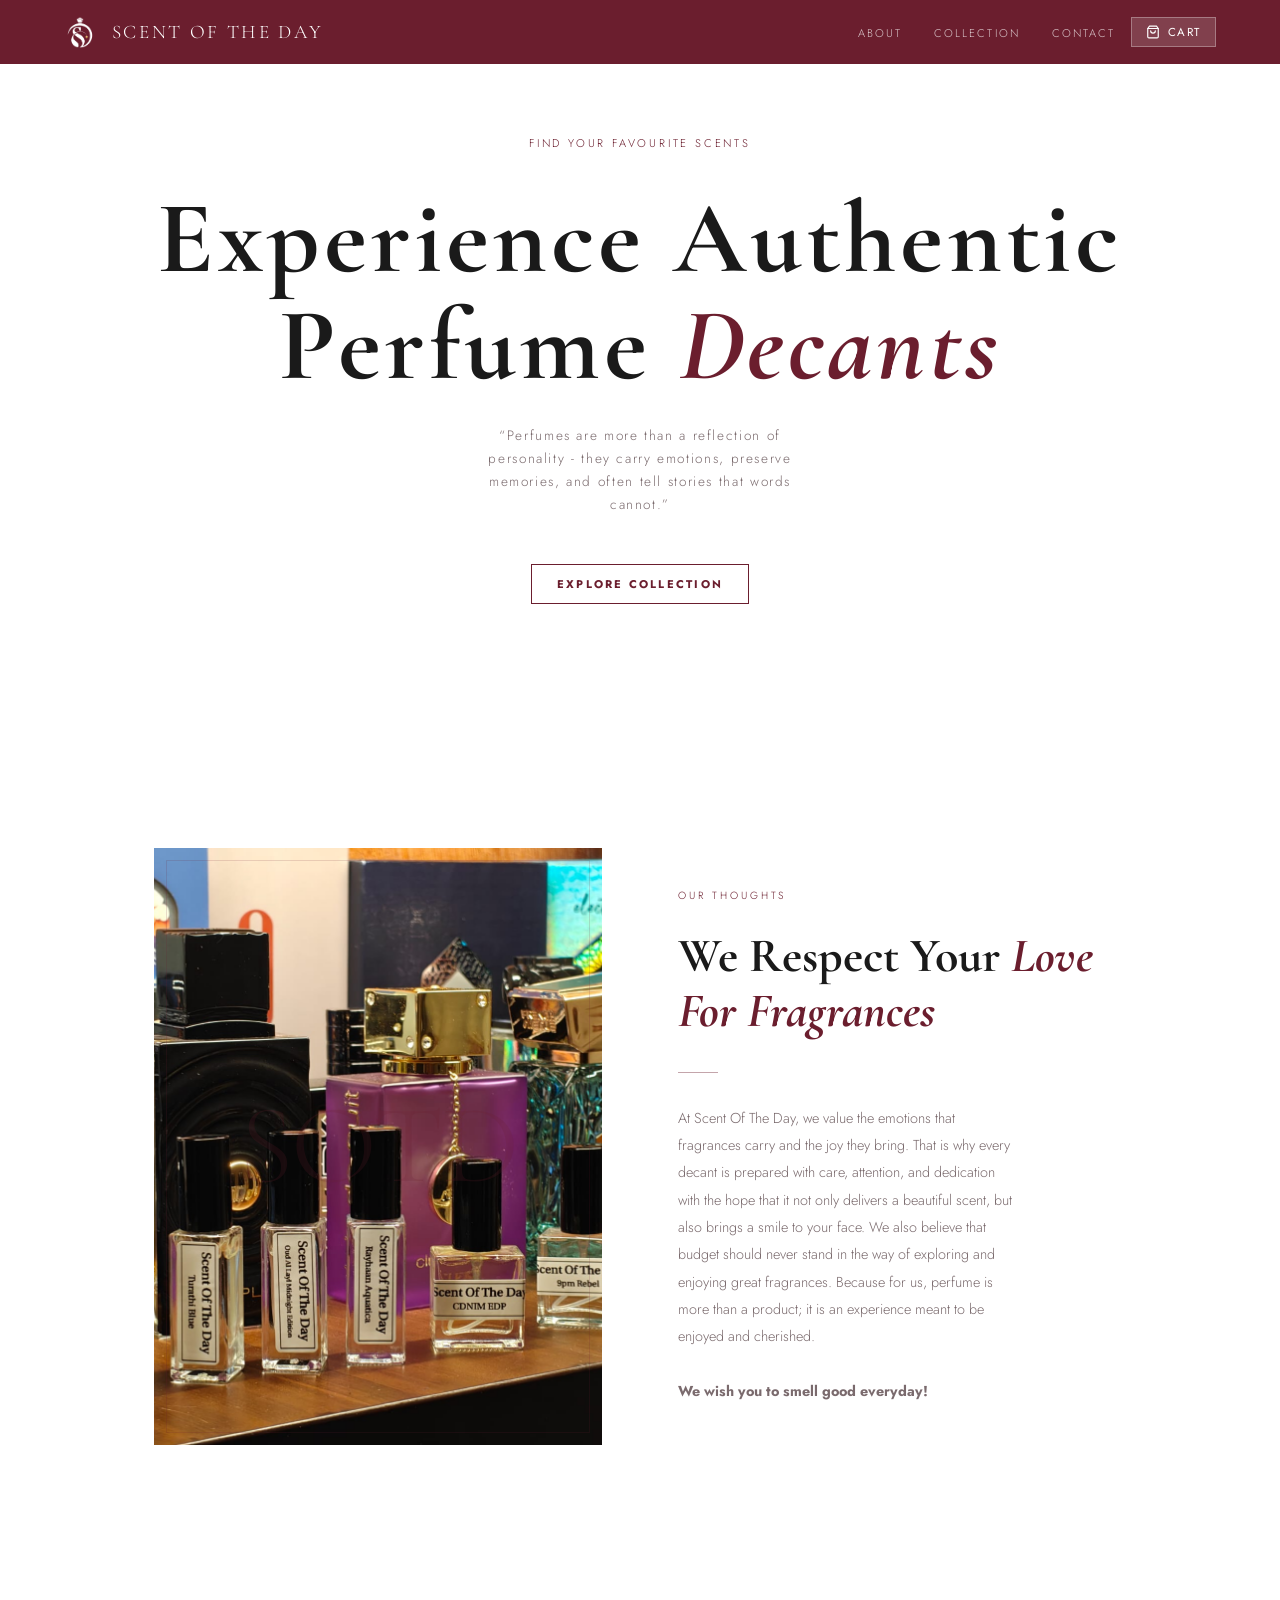
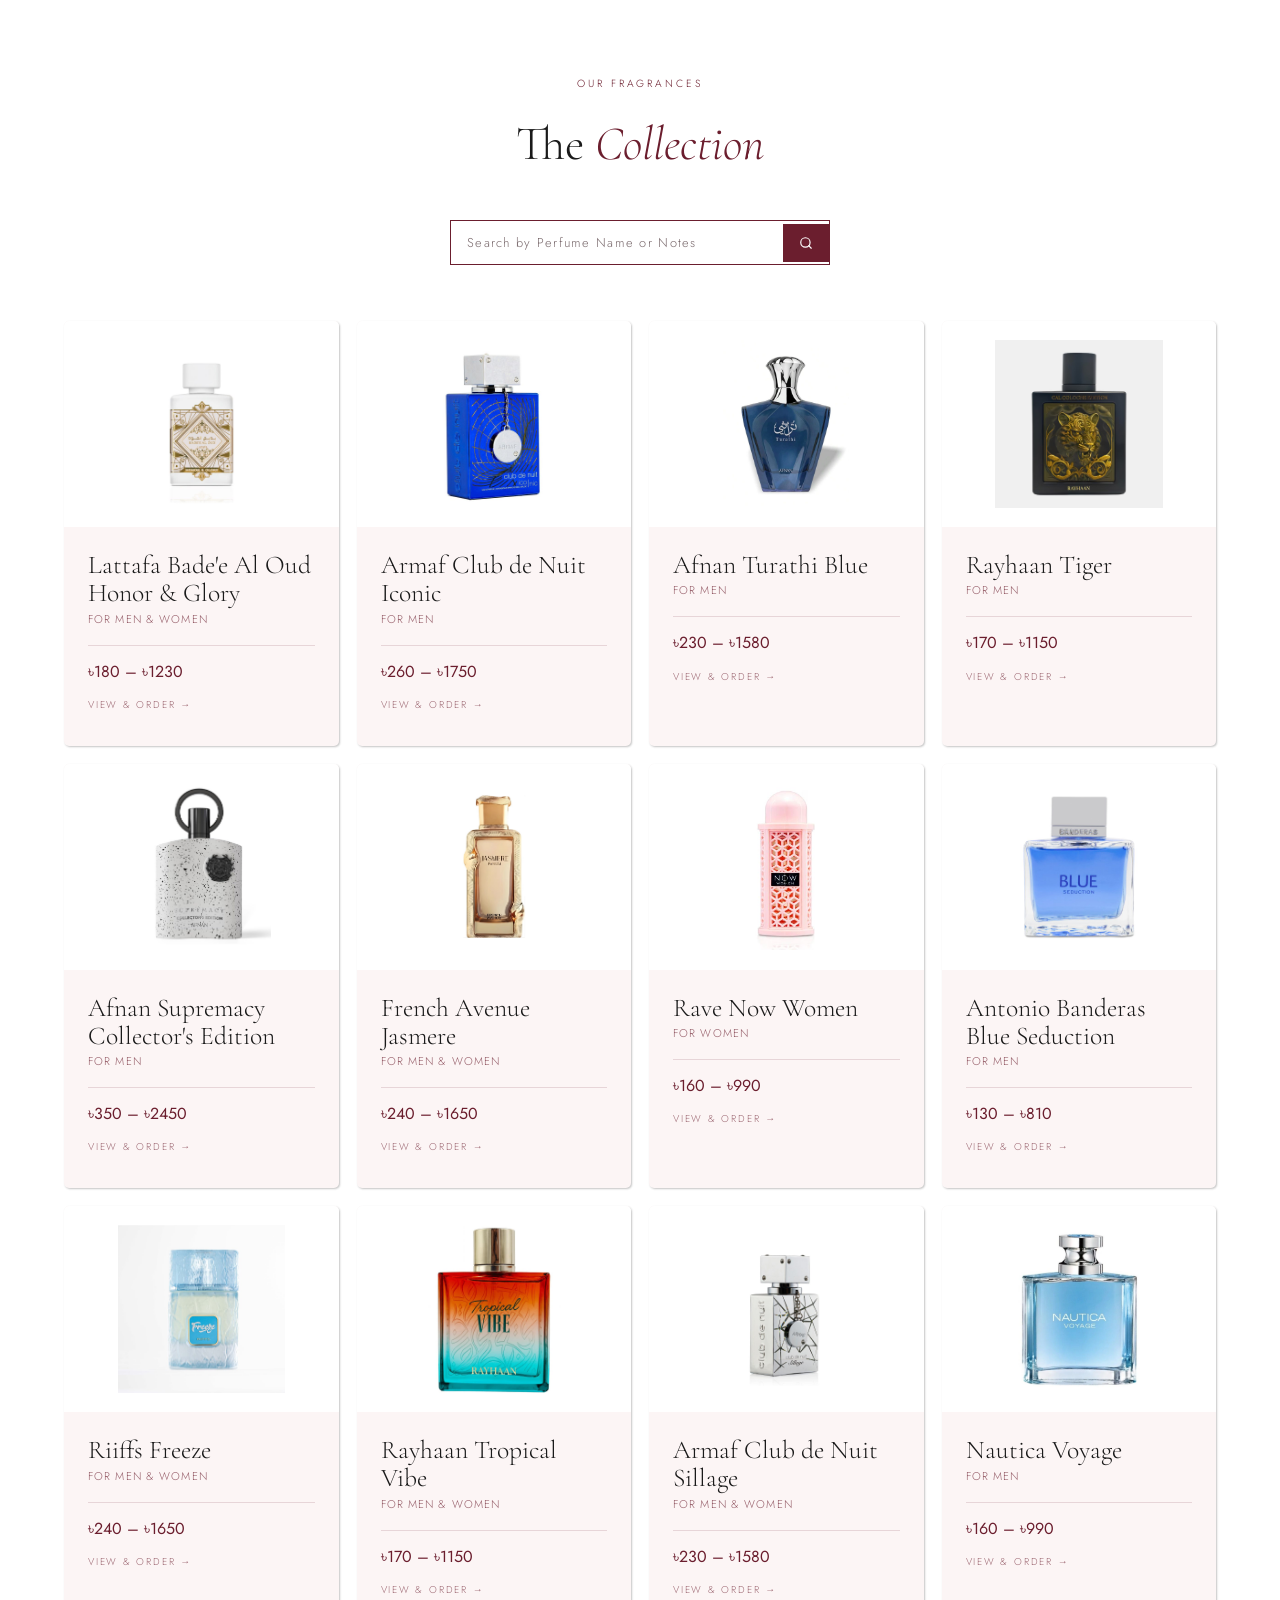
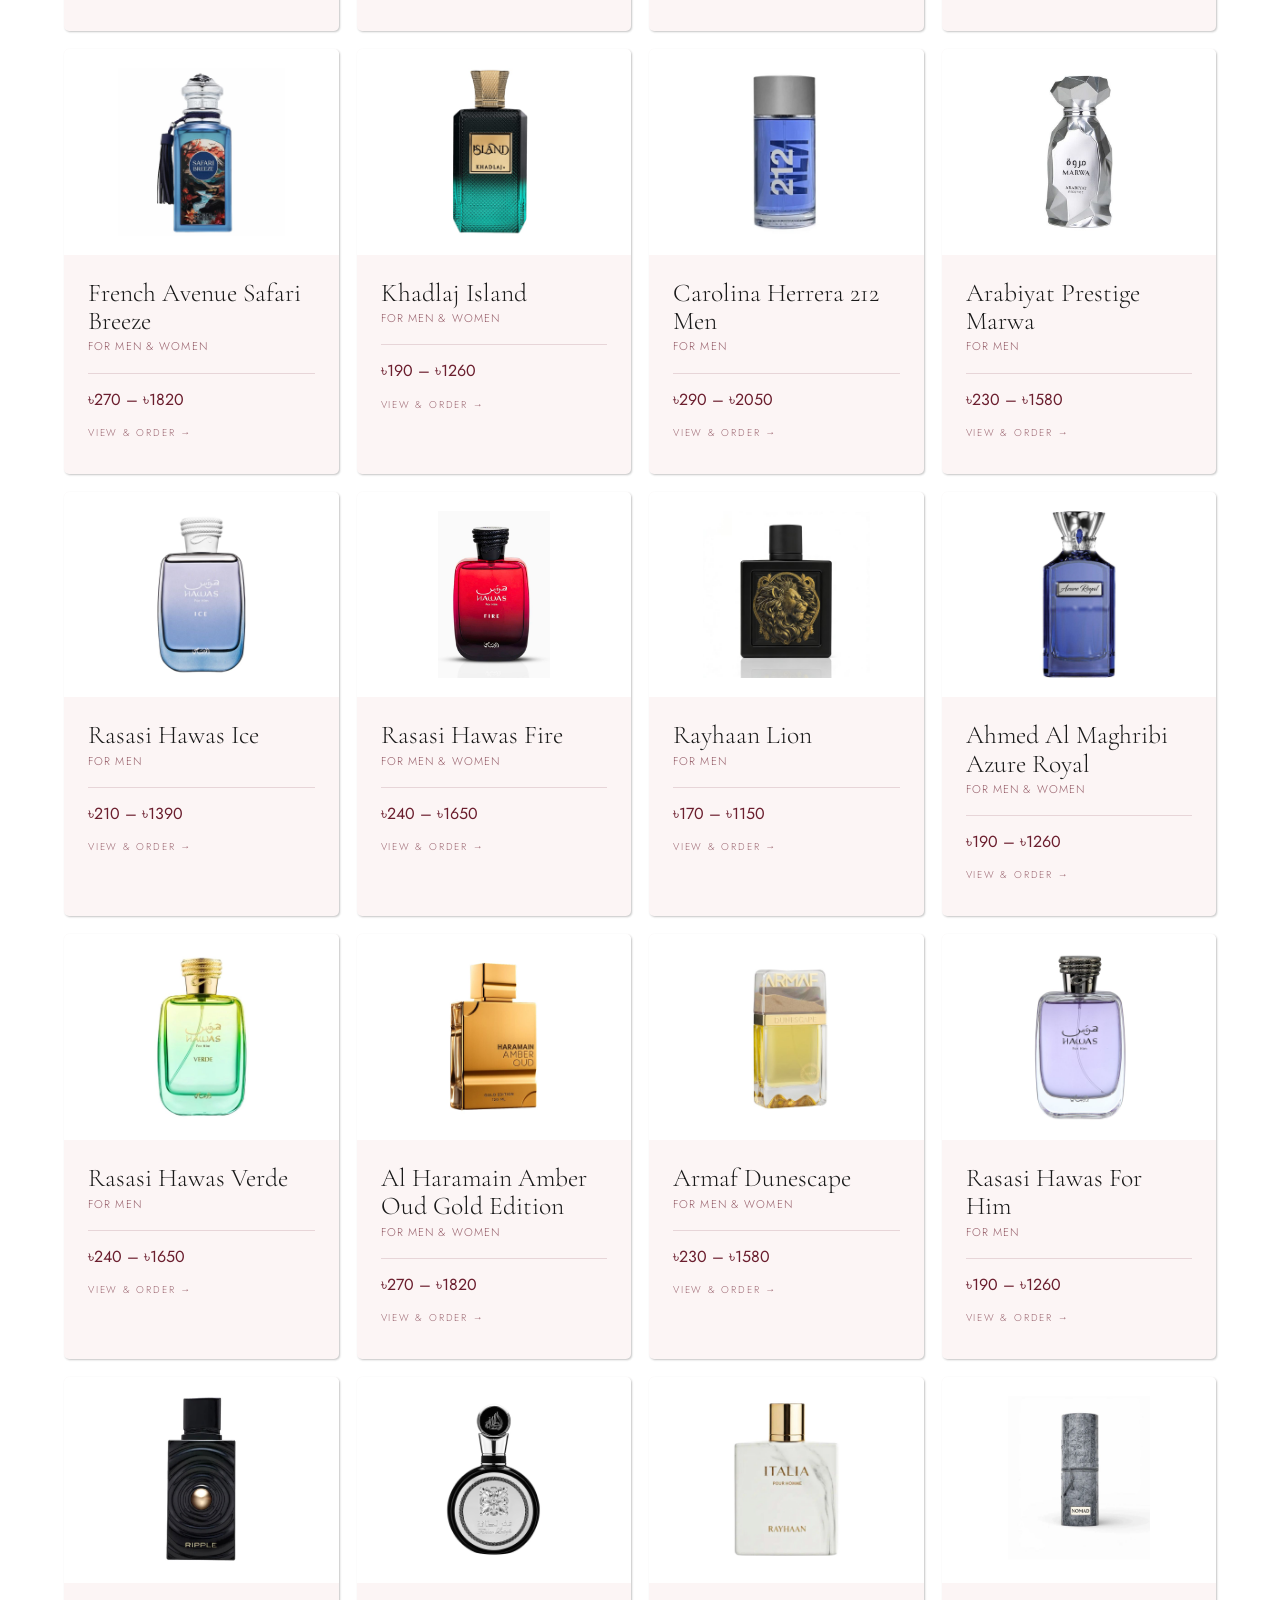
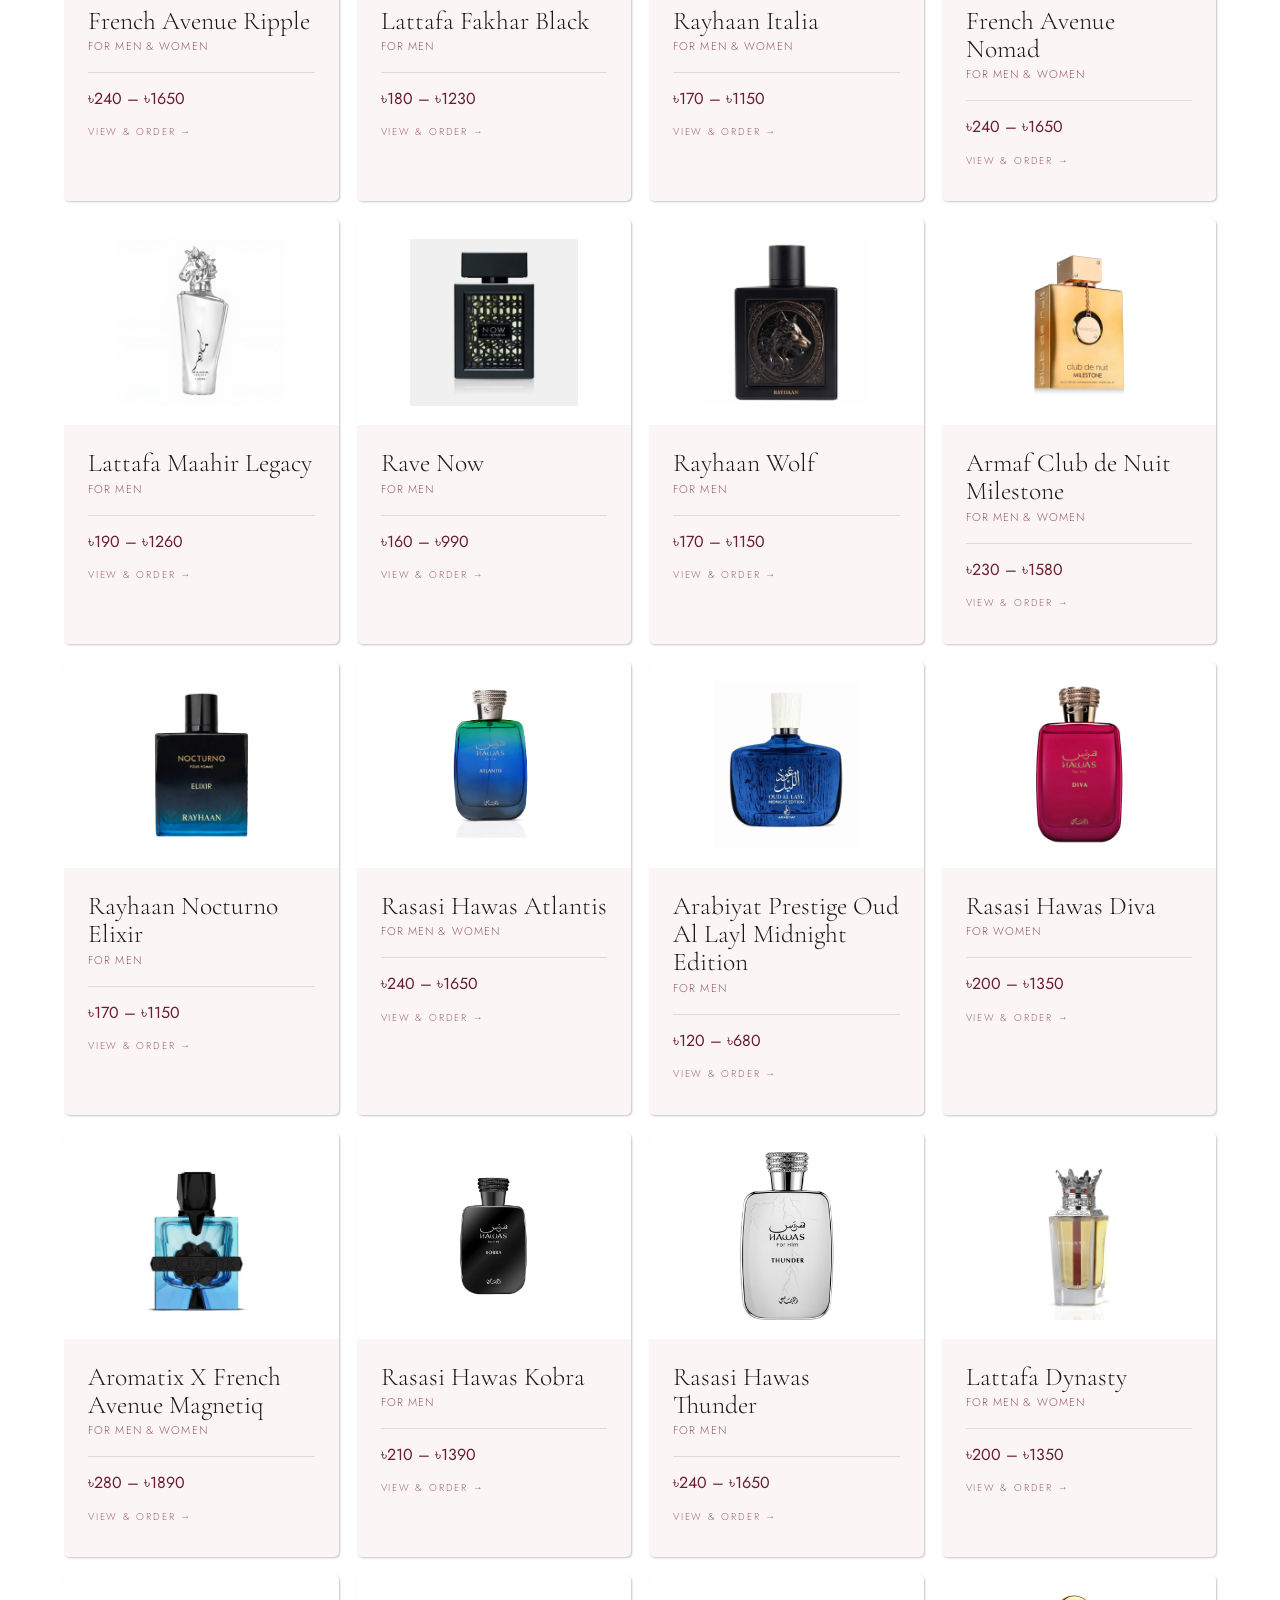
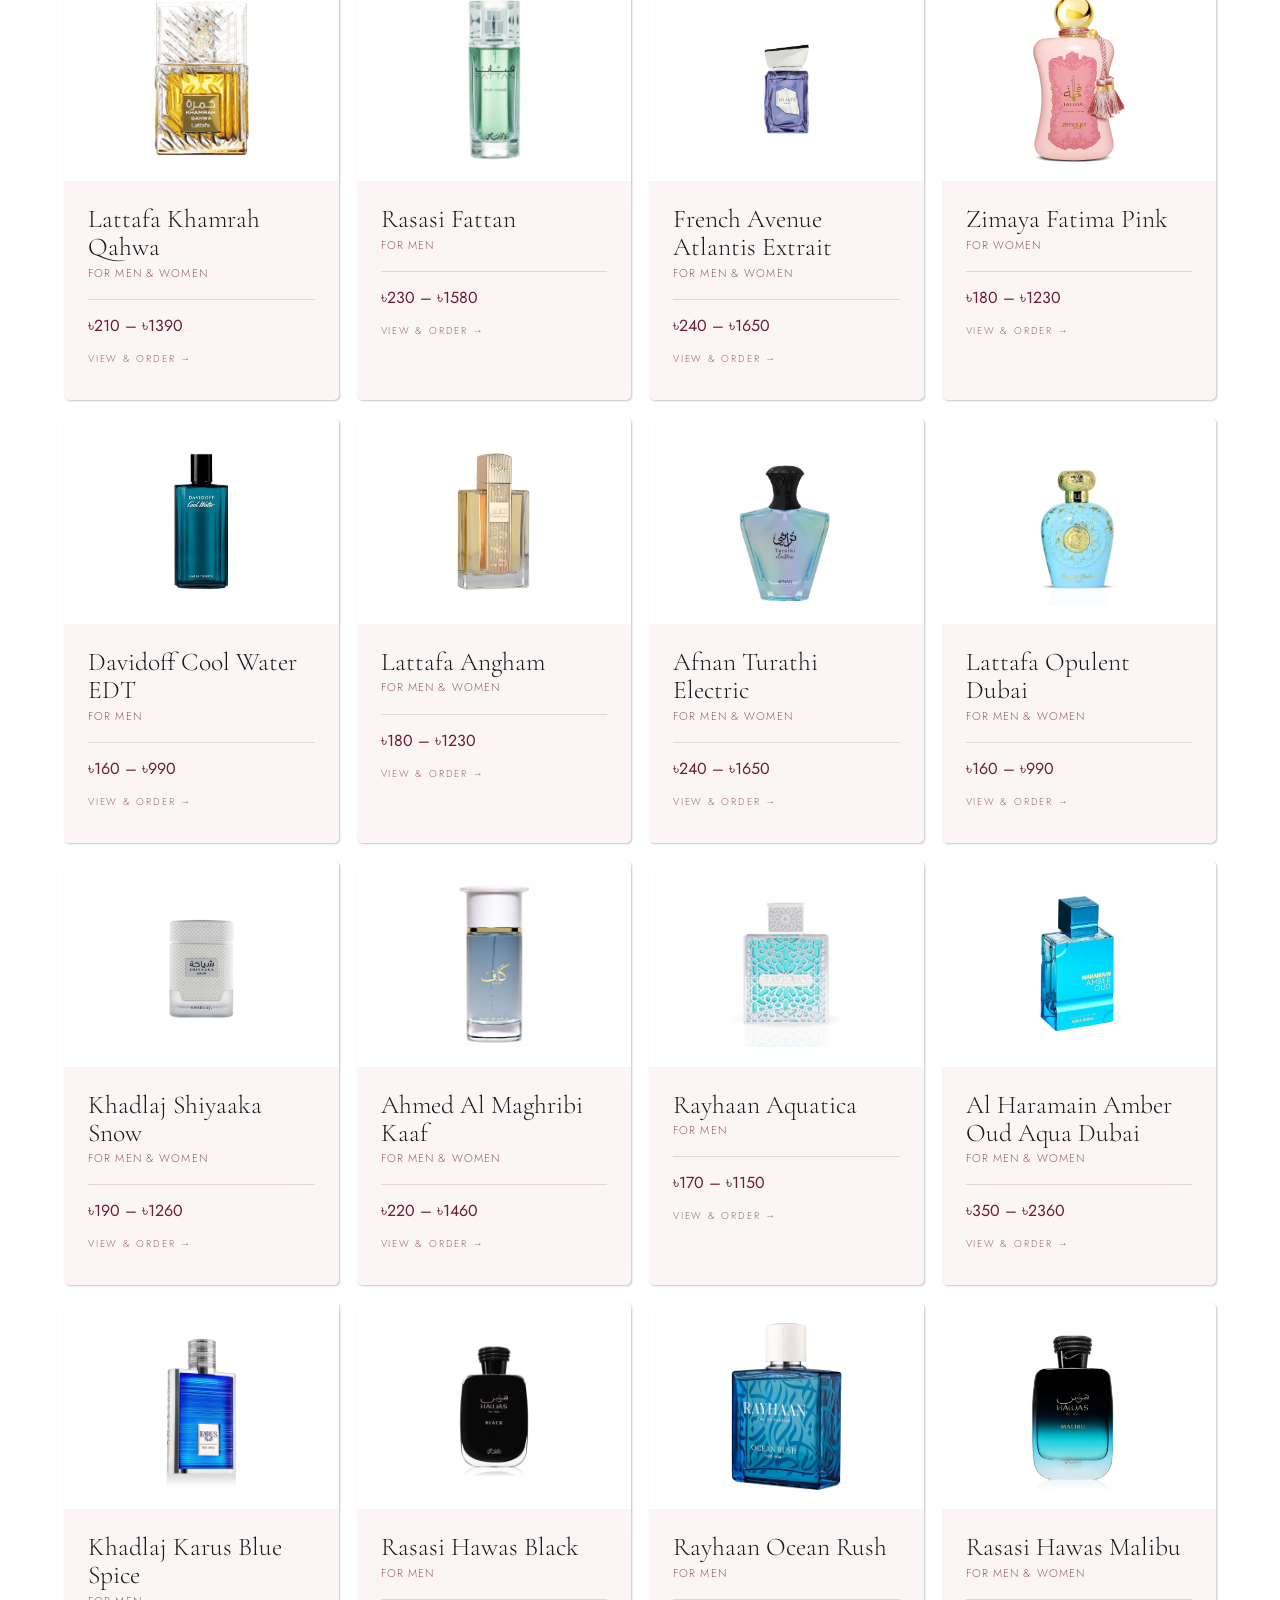
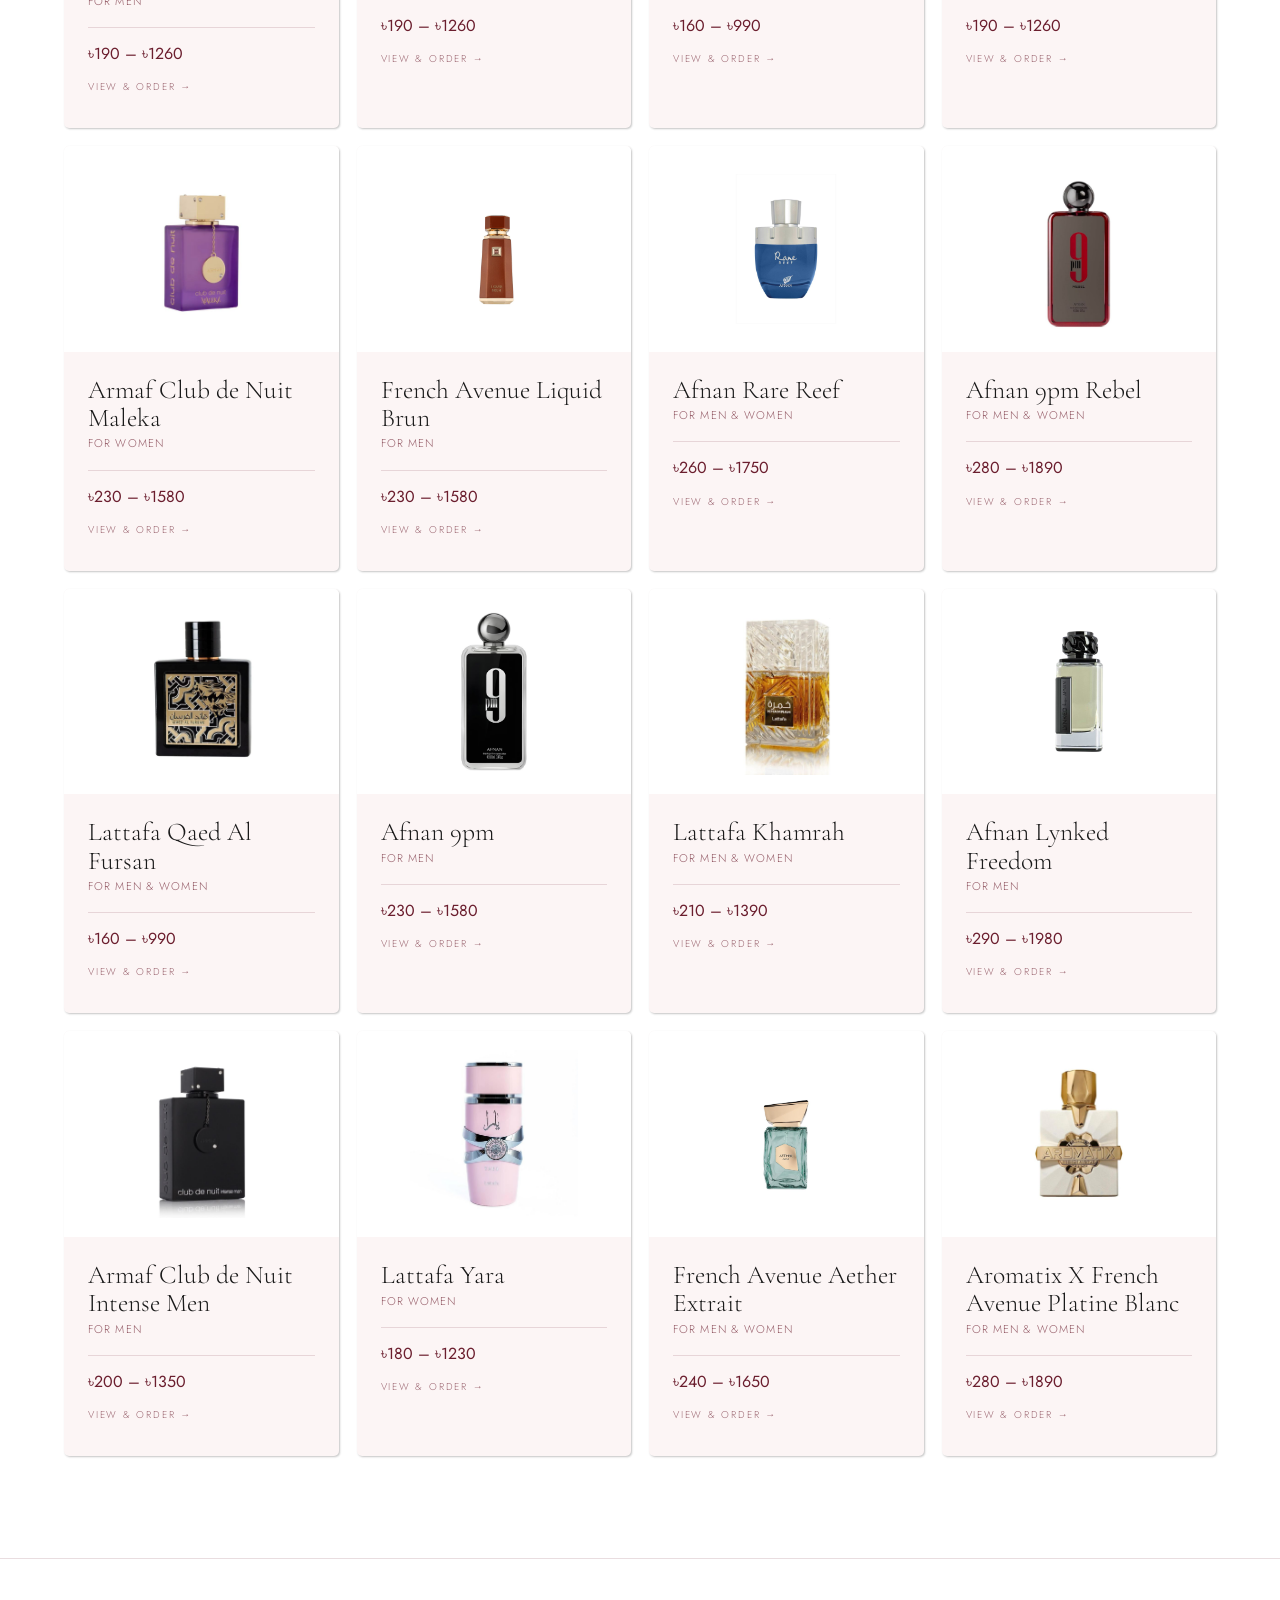
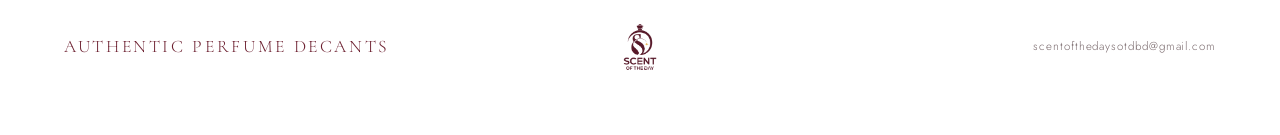
<file: index.html>
<!DOCTYPE html>
<html lang="en">
<head>
  <meta charset="UTF-8">
  <meta name="viewport" content="width=device-width, initial-scale=1.0">
  <title>Scent Of The Day</title>
  <link rel="preconnect" href="https://fonts.googleapis.com">
  <link href="https://fonts.googleapis.com/css2?family=Cormorant+Garamond:ital,wght@0,300;0,400;1,300;1,400&family=Jost:wght@300;400&display=swap" rel="stylesheet">
  <link rel="icon" type="image/png" href="assets/5620.png">
  <link rel="stylesheet" href="style.css">
</head>
<body>

<nav>
  <img src="assets/logonotxt.png" height="31px">
  <a class="nav-logo" href="#">Scent Of The Day</a>
  <ul class="nav-links">
    <li><a href="#about">About</a></li>
    <li><a href="#collection">Collection</a></li>
    <li><a href="#contact">Contact</a></li>
  </ul>
  <button class="nav-cart-btn" onclick="openCart()">
    <svg width="14" height="14" viewBox="0 0 24 24" fill="none" stroke="currentColor" stroke-width="2" stroke-linecap="round" stroke-linejoin="round"><path d="M6 2L3 6v14a2 2 0 0 0 2 2h14a2 2 0 0 0 2-2V6l-3-4z"/><line x1="3" y1="6" x2="21" y2="6"/><path d="M16 10a4 4 0 0 1-8 0"/></svg>
    Cart
    <span class="cart-badge" id="cartBadge">0</span>
  </button>
</nav>

<div class="search-results" id="navSearchResults"></div>

<section class="hero">
  <p class="hero-eyebrow">Find Your Favourite Scents</p>
  <h1 class="hero-title"><b>Experience Authentic Perfume <em>Decants</em></b></h1>
  <p class="hero-sub">“Perfumes are more than a reflection of personality - they carry emotions, preserve memories, and often tell stories that words cannot.”</p>
  <div class="hero-cta"><a href="#collection" class="btn"><b>Explore Collection</b></a></div>
</section>

<section class="about" id="about">
  <div class="about-visual">
    <img class="about-img" src="assets/heroimge.jpeg" alt="Perfume bottle" onerror="this.style.display='none'">
    <div class="about-monogram">SOTD</div>
  </div>
  <div>
    <p class="section-label">Our Thoughts</p>
    <h2 class="section-title"><b>We Respect Your<em> Love For Fragrances</em></b></h2>
    <div class="divider"></div>
    <p class="body-text">At Scent Of The Day, we value the emotions that fragrances carry and the joy they bring. That is why every decant is prepared with care, attention, and dedication with the hope that it not only delivers a beautiful scent, but also brings a smile to your face. We also believe that budget should never stand in the way of exploring and enjoying great fragrances. Because for us, perfume is more than a product; it is an experience meant to be enjoyed and cherished.</p>
    <br>
    <p class="body-text"><b>We wish you to smell good everyday!</b></p>
  </div>
</section>

<section class="collection" id="collection">
  <div class="collection-header">
    <p class="section-label">Our Fragrances</p>
    <h2 class="section-title" style="font-size:clamp(2rem,4vw,3rem);font-weight:300;">The <em>Collection</em></h2>
  </div>
  <div class="collection-search-wrap">
    <div class="collection-search">
      <input type="text" id="collectionSearch" placeholder="Search by Perfume Name or Notes" autocomplete="off">
      <button aria-label="Search">
        <svg width="14" height="14" viewBox="0 0 24 24" fill="none" stroke="currentColor" stroke-width="2" stroke-linecap="round" stroke-linejoin="round"><circle cx="11" cy="11" r="8"/><line x1="21" y1="21" x2="16.65" y2="16.65"/></svg>
      </button>
    </div>
    <div class="collection-search-results" id="collectionSearchResults"></div>
  </div>
  <div class="perfume-grid" id="perfumeGrid"></div>
</section>

<footer id="contact">
  <span class="footer-logo">Authentic Perfume Decants</span>
  <img src="assets/5618.png" alt="Scent Of The Day Logo" class="footer-img">
  <span class="footer-copy">scentofthedaysotdbd@gmail.com</span>
</footer>

<!-- CART -->
<div class="cart-overlay" id="cartOverlay" onclick="closeCart()"></div>
<div class="cart-drawer" id="cartDrawer">
  <div class="cart-header">
    <span class="cart-title">Your Cart</span>
    <button class="cart-close-btn" onclick="closeCart()">✕</button>
  </div>
  <div class="cart-items" id="cartItems"></div>
  <div class="cart-footer" id="cartFooter" style="display:none;">
    <div id="cartSummary"></div>
    <div class="cart-action-btns">
      <button class="copy-order-btn" onclick="copyOrderInfo()">
        <svg width="14" height="14" viewBox="0 0 24 24" fill="none" stroke="currentColor" stroke-width="2" stroke-linecap="round" stroke-linejoin="round"><rect x="9" y="9" width="13" height="13" rx="2" ry="2"/><path d="M5 15H4a2 2 0 0 1-2-2V4a2 2 0 0 1 2-2h9a2 2 0 0 1 2 2v1"/></svg>
        Copy Order Info
      </button>
      <button class="fb-message-btn" onclick="messageOnFacebook()">
        <svg xmlns="http://www.w3.org/2000/svg" width="17" height="17" viewBox="0 0 24 24" fill="white"><path d="M12 2C6.477 2 2 6.264 2 11.5c0 2.861 1.323 5.424 3.414 7.167V22l3.116-1.71C9.482 20.425 10.715 20.5 12 20.5c5.523 0 10-4.264 10-9.5S17.523 2 12 2zm1.008 12.787l-2.547-2.717-4.973 2.717 5.472-5.808 2.612 2.717 4.908-2.717-5.472 5.808z"/></svg>
         send Order on Facebook
      </button>
      <button class="cart-checkout-btn" onclick="messageOnWhatsApp()">
      <svg xmlns="http://www.w3.org/2000/svg" width="17" height="17" viewBox="0 0 24 24" fill="white">
        <path d="M17.472 14.382c-.297-.149-1.758-.867-2.03-.967-.273-.099-.471-.148-.67.15-.197.297-.767.966-.94 1.164-.173.199-.347.223-.644.075-.297-.15-1.255-.463-2.39-1.475-.883-.788-1.48-1.761-1.653-2.059-.173-.297-.018-.458.13-.606.134-.133.298-.347.446-.52.149-.174.198-.298.298-.497.099-.198.05-.371-.025-.52-.075-.149-.669-1.612-.916-2.207-.242-.579-.487-.5-.669-.51-.173-.008-.371-.01-.57-.01-.198 0-.52.074-.792.372-.272.297-1.04 1.016-1.04 2.479 0 1.462 1.065 2.875 1.213 3.074.149.198 2.096 3.2 5.077 4.487.709.306 1.262.489 1.694.625.712.227 1.36.195 1.871.118.571-.085 1.758-.719 2.006-1.413.248-.694.248-1.289.173-1.413-.074-.124-.272-.198-.57-.347m-5.421 7.403h-.004a9.87 9.87 0 0 1-5.031-1.378l-.361-.214-3.741.982.998-3.648-.235-.374a9.86 9.86 0 0 1-1.51-5.26c.001-5.45 4.436-9.884 9.888-9.884 2.64 0 5.122 1.03 6.988 2.898a9.825 9.825 0 0 1 2.893 6.994c-.003 5.45-4.437 9.884-9.885 9.884m8.413-18.297A11.815 11.815 0 0 0 12.05 0C5.495 0 .16 5.335.157 11.892c0 2.096.547 4.142 1.588 5.945L.057 24l6.305-1.654a11.882 11.882 0 0 0 5.683 1.448h.005c6.554 0 11.89-5.335 11.893-11.893a11.821 11.821 0 0 0-3.48-8.413Z"/>
      </svg>
      send Order on WhatsApp
    </button>
    </div>
    <p class="cart-note">Place your order on facebook messenger or whatsapp directly by selecting your preferred option. No advance payment is required.</p>
  </div>
</div>

<div class="toast" id="toast"></div>

<script src="cart.js"></script>
<script src="main.js"></script>
</body>
</html>
</file>
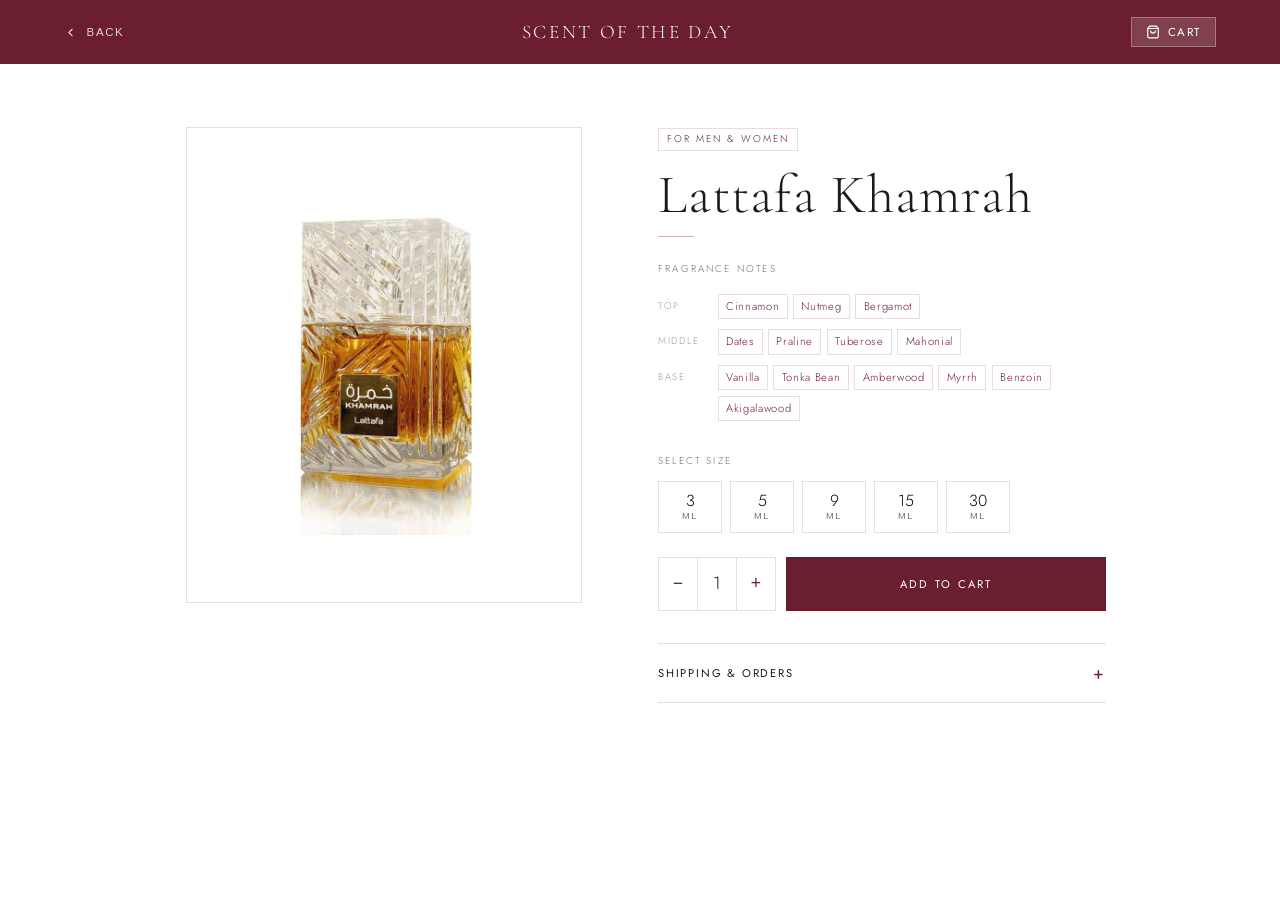
<file: product.html>
<!DOCTYPE html>
<html lang="en">
<head>
  <meta charset="UTF-8">
  <meta name="viewport" content="width=device-width, initial-scale=1.0">
  <title>Scent Of The Day — Product</title>
  <link rel="preconnect" href="https://fonts.googleapis.com">
  <link href="https://fonts.googleapis.com/css2?family=Cormorant+Garamond:ital,wght@0,300;0,400;0,500;1,300;1,400&family=Jost:wght@300;400;500&display=swap" rel="stylesheet">
  <link rel="stylesheet" href="style.css">
</head>
<body class="product-page-body">

<nav>
  <button class="nav-back" onclick="window.location.href='index.html'">
    <svg width="13" height="13" viewBox="0 0 24 24" fill="none" stroke="currentColor" stroke-width="2" stroke-linecap="round" stroke-linejoin="round"><polyline points="15 18 9 12 15 6"/></svg>
    Back
  </button>
  <a class="nav-logo" href="index.html">Scent Of The Day</a>
  <button class="nav-cart-btn" onclick="openCart()">
    <svg width="14" height="14" viewBox="0 0 24 24" fill="none" stroke="currentColor" stroke-width="2" stroke-linecap="round" stroke-linejoin="round"><path d="M6 2L3 6v14a2 2 0 0 0 2 2h14a2 2 0 0 0 2-2V6l-3-4z"/><line x1="3" y1="6" x2="21" y2="6"/><path d="M16 10a4 4 0 0 1-8 0"/></svg>
    Cart
    <span class="cart-badge" id="cartBadge">0</span>
  </button>
</nav>

<div class="product-wrap">

  <!-- IMAGE -->
  <div class="product-img-wrap">
    <div class="product-img-frame">
      <img class="product-img-main" id="pImg" src="" alt="">
      <div class="product-img-placeholder" id="pImgPlaceholder"></div>
    </div>
  </div>

  <!-- DETAIL -->
  <div class="product-detail">
    <span class="product-family-badge" id="pFamily"></span>
    <h1 class="product-name" id="pName"></h1>
    <div class="product-divider"></div>

    <!-- FRAGRANCE NOTES -->
    <div class="notes-section">
      <p class="notes-section-title">Fragrance Notes</p>
      <div class="notes-pyramid">
        <div class="notes-row">
          <span class="notes-row-label">Top</span>
          <div class="notes-row-tags" id="pTop"></div>
        </div>
        <div class="notes-row">
          <span class="notes-row-label">Middle</span>
          <div class="notes-row-tags" id="pMiddle"></div>
        </div>
        <div class="notes-row">
          <span class="notes-row-label">Base</span>
          <div class="notes-row-tags" id="pBase"></div>
        </div>
      </div>
    </div>

    <!-- SIZE SELECTOR -->
    <div class="ml-section">
      <p class="ml-section-title">Select Size</p>
      <div class="ml-options" id="mlOptions">
        <!-- buttons injected by product.js -->
      </div>
    </div>

    <!-- SELECTED PRICE DISPLAY -->
    <div class="price-row" id="priceRow">
      <span class="price-row-label">Price</span>
      <span class="price-row-value" id="selectedPrice"></span>
    </div>

    <!-- QTY + ADD TO CART -->
    <div class="atc-row">
      <div class="qty-control">
        <button class="qty-btn" onclick="changeQty(-1)">−</button>
        <span class="qty-display" id="qtyDisplay">1</span>
        <button class="qty-btn" onclick="changeQty(1)">+</button>
      </div>
      <button class="add-to-cart-btn" onclick="addToCart()">Add to Cart</button>
    </div>
    <div class="atc-feedback" id="atcFeedback">
      <svg width="13" height="13" viewBox="0 0 24 24" fill="none" stroke="currentColor" stroke-width="2.5" stroke-linecap="round" stroke-linejoin="round"><polyline points="20 6 9 17 4 12"/></svg>
      Added to your cart
    </div>

    <!-- ACCORDION: Shipping only -->
    <div class="accordion">
      <div class="accordion-item" id="acc-ship">
        <button class="accordion-trigger" onclick="toggleAccordion('acc-ship')">
          Shipping &amp; Orders <span class="accordion-icon">+</span>
        </button>
        <div class="accordion-body">
          <div class="accordion-content">Orders are placed directly via Facebook Messenger or WhatsApp. Once we receive your message, we confirm availability and arrange delivery. We ship usually within 2–3 business days.</div>
        </div>
      </div>
    </div>

  </div>
</div>

<!-- CART -->
<div class="cart-overlay" id="cartOverlay" onclick="closeCart()"></div>
<div class="cart-drawer" id="cartDrawer">
  <div class="cart-header">
    <span class="cart-title">Your Cart</span>
    <button class="cart-close-btn" onclick="closeCart()">✕</button>
  </div>
  <div class="cart-items" id="cartItems"></div>
  <div class="cart-footer" id="cartFooter" style="display:none;">
    <div id="cartSummary"></div>
    <div class="cart-action-btns">
      <button class="copy-order-btn" onclick="copyOrderInfo()">
        <svg width="14" height="14" viewBox="0 0 24 24" fill="none" stroke="currentColor" stroke-width="2" stroke-linecap="round" stroke-linejoin="round"><rect x="9" y="9" width="13" height="13" rx="2" ry="2"/><path d="M5 15H4a2 2 0 0 1-2-2V4a2 2 0 0 1 2-2h9a2 2 0 0 1 2 2v1"/></svg>
        Copy Order Info
      </button>
      <button class="fb-message-btn" onclick="messageOnFacebook()">
        <svg xmlns="http://www.w3.org/2000/svg" width="17" height="17" viewBox="0 0 24 24" fill="white"><path d="M12 2C6.477 2 2 6.264 2 11.5c0 2.861 1.323 5.424 3.414 7.167V22l3.116-1.71C9.482 20.425 10.715 20.5 12 20.5c5.523 0 10-4.264 10-9.5S17.523 2 12 2zm1.008 12.787l-2.547-2.717-4.973 2.717 5.472-5.808 2.612 2.717 4.908-2.717-5.472 5.808z"/></svg>
        send Order on Facebook
      </button>
      <button class="cart-checkout-btn" onclick="messageOnWhatsApp()">
        <svg xmlns="http://www.w3.org/2000/svg" width="17" height="17" viewBox="0 0 24 24" fill="white">
        <path d="M17.472 14.382c-.297-.149-1.758-.867-2.03-.967-.273-.099-.471-.148-.67.15-.197.297-.767.966-.94 1.164-.173.199-.347.223-.644.075-.297-.15-1.255-.463-2.39-1.475-.883-.788-1.48-1.761-1.653-2.059-.173-.297-.018-.458.13-.606.134-.133.298-.347.446-.52.149-.174.198-.298.298-.497.099-.198.05-.371-.025-.52-.075-.149-.669-1.612-.916-2.207-.242-.579-.487-.5-.669-.51-.173-.008-.371-.01-.57-.01-.198 0-.52.074-.792.372-.272.297-1.04 1.016-1.04 2.479 0 1.462 1.065 2.875 1.213 3.074.149.198 2.096 3.2 5.077 4.487.709.306 1.262.489 1.694.625.712.227 1.36.195 1.871.118.571-.085 1.758-.719 2.006-1.413.248-.694.248-1.289.173-1.413-.074-.124-.272-.198-.57-.347m-5.421 7.403h-.004a9.87 9.87 0 0 1-5.031-1.378l-.361-.214-3.741.982.998-3.648-.235-.374a9.86 9.86 0 0 1-1.51-5.26c.001-5.45 4.436-9.884 9.888-9.884 2.64 0 5.122 1.03 6.988 2.898a9.825 9.825 0 0 1 2.893 6.994c-.003 5.45-4.437 9.884-9.885 9.884m8.413-18.297A11.815 11.815 0 0 0 12.05 0C5.495 0 .16 5.335.157 11.892c0 2.096.547 4.142 1.588 5.945L.057 24l6.305-1.654a11.882 11.882 0 0 0 5.683 1.448h.005c6.554 0 11.89-5.335 11.893-11.893a11.821 11.821 0 0 0-3.48-8.413Z"/>
        </svg>
        send Order on WhatsApp
      </button>
    </div>
    <p class="cart-note">Place your order on facebook messenger or whatsapp directly by selecting your preferred option. No advance payment is required.</p>
  </div>
</div>

<div class="toast" id="toast"></div>

<script src="cart.js"></script>
<script src="product.js"></script>
</body>
</html>
</file>
<file: style.css>
/* ================================================
   SCENT OF THE DAY — style.css
   ================================================ */

*, *::before, *::after { box-sizing: border-box; margin: 0; padding: 0; }

:root {
  --white:       #FFFFFF;
  --maroon:      #6B1E2E;
  --maroon-light:#8C3346;
  --maroon-pale: #ffffff;
  --text:        #1a1a1a;
  --muted:       #7a6a6d;
  --border:      rgba(107, 30, 46, 0.15);
  --gold:        #C4963A;
}

html { scroll-behavior: smooth; }

body {
  background: var(--white);
  color: var(--text);
  font-family: 'Jost', sans-serif;
  font-weight: 300;
  line-height: 1.7;
  overflow-x: hidden;
}

/* ===================================================
   NAV
   =================================================== */
nav {
  position: fixed;
  top: 0; left: 0; right: 0;
  z-index: 100;
  background: var(--maroon);
  display: flex;
  align-items: center;
  justify-content: space-between;
  padding: 0 5vw;
  height: 64px;
  gap: 1rem;
}

.nav-logo {
  font-family: 'Cormorant Garamond', serif;
  font-size: 1.2rem;
  font-weight: 300;
  letter-spacing: 0.14em;
  color: #fff;
  text-transform: uppercase;
  text-decoration: none;
  white-space: nowrap;
  flex-shrink: 0;
}

.nav-links {
  display: flex;
  gap: 2rem;
  list-style: none;
  flex-shrink: 0;
  margin-left: auto;
}
.nav-links a {
  font-size: 0.7rem;
  letter-spacing: 0.18em;
  text-transform: uppercase;
  color: rgba(255,255,255,0.75);
  text-decoration: none;
  transition: color 0.2s;
}
.nav-links a:hover { color: #fff; }

/* cart button */
.nav-cart-btn {
  display: flex;
  align-items: center;
  gap: 0.5rem;
  background: rgba(255,255,255,0.15);
  border: 1px solid rgba(255,255,255,0.3);
  color: #fff;
  font-family: 'Jost', sans-serif;
  font-size: 0.72rem;
  letter-spacing: 0.12em;
  text-transform: uppercase;
  padding: 0.4rem 0.9rem;
  cursor: pointer;
  transition: background 0.2s;
  white-space: nowrap;
  flex-shrink: 0;
}
.nav-cart-btn:hover { background: rgba(255,255,255,0.25); }

/* back button (product page) */
.nav-back {
  display: flex;
  align-items: center;
  gap: 0.6rem;
  color: rgba(255,255,255,0.8);
  font-size: 0.72rem;
  letter-spacing: 0.14em;
  text-transform: uppercase;
  cursor: pointer;
  border: none;
  background: none;
  transition: color 0.2s;
  flex-shrink: 0;
}
.nav-back:hover { color: #fff; }

/* badge */
.cart-badge {
  background: var(--gold);
  color: #fff;
  font-size: 0.62rem;
  font-weight: 500;
  width: 17px;
  height: 17px;
  border-radius: 50%;
  display: none;
  align-items: center;
  justify-content: center;
  line-height: 1;
}
.cart-badge.visible { display: flex; }

/* ===================================================
   HERO
   =================================================== */
.hero {
  min-height: 80vh;
  display: flex;
  flex-direction: column;
  align-items: center;
  justify-content: center;
  text-align: center;
  padding: 64px 5vw 4rem;
  position: relative;
  background: var(--white);
}

.hero-eyebrow {
  margin-top: 2vh;
  font-size: 0.7rem; 
  letter-spacing: 0.25em; 
  text-transform: uppercase;
  color: var(--maroon); 
  margin-bottom: 2rem;
  opacity: 0; 
  animation: fadeUp 0.8s 0.2s forwards;
}

.hero-title {
  font-family: 'Cormorant Garamond', serif;
  font-size: clamp(3rem, 8vw, 6.5rem);
  font-weight: 300; line-height: 1.05; letter-spacing: 0.04em;
  color: var(--text); margin-bottom: 1.5rem;
  opacity: 0; animation: fadeUp 0.8s 0.4s forwards;
  max-width: 30ch;
  text-wrap: balance;
}
.hero-title em { font-style: italic; color: var(--maroon); }
.hero-sub {
  font-size: 0.85rem; letter-spacing: 0.12em; color: var(--muted); max-width: 360px;
  opacity: 0; animation: fadeUp 0.8s 0.6s forwards;
}
.hero-cta { margin-top: 3rem; opacity: 0; animation: fadeUp 0.8s 0.8s forwards; }
.btn {
  display: inline-block; font-size: 0.7rem; letter-spacing: 0.2em;
  text-transform: uppercase; color: var(--maroon); border: 1px solid var(--maroon);
  padding: 0.85em 2.2em; text-decoration: none; transition: background 0.25s, color 0.25s;
}
.btn:hover { background: var(--maroon); color: var(--white); }

/* ===================================================
   ABOUT
   =================================================== */
.about {
  padding: 10vw 5vw;
  display: grid;
  grid-template-columns: 1fr 1fr;
  gap: 6vw;
  align-items: center;
  max-width: 1100px;
  margin: 0 auto;
}
.about-visual {
  aspect-ratio: 3/4;
  background: var(--maroon-pale);
  position: relative; overflow: hidden;
  opacity: 0;                                 /* Starts completely hidden */
  animation: fadeUp 0.5s 0.5s forwards;
}
.about-visual::after {
  content: ''; position: absolute; inset: 12px;
  border: 1px solid var(--border); pointer-events: none; z-index: 1;
}
.about-img { width: 100%; height: 100%; object-fit: cover; display: block; }
.about-monogram {
  position: absolute; inset: 0; display: flex; align-items: center; justify-content: center;
  font-family: 'Cormorant Garamond', serif; font-size: 7rem; font-weight: 300;
  color: var(--maroon); opacity: 0.18; letter-spacing: -0.02em; user-select: none;
}
.section-label { font-size: 0.65rem; letter-spacing: 0.28em; text-transform: uppercase; color: var(--maroon); margin-bottom: 1.5rem; }
.section-title { font-family: 'Cormorant Garamond', serif; font-size: clamp(2rem, 4vw, 3rem); font-weight: 300; line-height: 1.15; margin-bottom: 1.5rem; }
.section-title em { font-style: italic; color: var(--maroon); }
.body-text { font-size: 0.9rem; color: var(--muted); line-height: 1.9; max-width: 42ch; }
.divider { width: 40px; height: 1px; background: var(--maroon); opacity: 0.4; margin: 2rem 0; }

/* ===================================================
   COLLECTION SEARCH DROPDOWN
   =================================================== */
.collection-search-wrap { position: relative; display: flex; justify-content: center; margin-bottom: 3.5rem; }

.collection-search-results {
  display: none;
  position: absolute;
  top: 100%;
  left: 50%;
  transform: translateX(-50%);
  width: 380px;
  max-width: calc(100vw - 2rem);
  background: var(--white);
  border: 1px solid var(--maroon);
  border-top: none;
  z-index: 50;
  max-height: 320px;
  overflow-y: auto;
  box-shadow: 0 8px 24px rgba(107,30,46,0.1);
}
.collection-search-results.open { display: block; }

.csr-item {
  display: flex;
  align-items: center;
  gap: 0.85rem;
  padding: 0.75rem 1rem;
  cursor: pointer;
  border-bottom: 1px solid var(--border);
  transition: background 0.2s;
}
.csr-item:last-child { border-bottom: none; }
.csr-item:hover { background: var(--maroon-pale); }

.csr-img {
  width: 40px; height: 50px;
  object-fit: cover; flex-shrink: 0;
  background: var(--maroon-pale);
}
.csr-info { flex: 1; min-width: 0; }
.csr-name { font-family: 'Cormorant Garamond', serif; font-size: 1rem; font-weight: 400; line-height: 1.2; }
.csr-family { font-size: 0.65rem; letter-spacing: 0.08em; color: var(--muted); text-transform: uppercase; margin-top: 0.1rem; }
.csr-price { font-size: 0.75rem; color: var(--maroon); font-weight: 400; white-space: nowrap; flex-shrink: 0; }

.csr-empty { padding: 1.25rem; text-align: center; font-size: 0.8rem; color: var(--muted); }

/* ===================================================
   COLLECTION
   =================================================== */
.collection { padding: 8vw 5vw; background: var(--maroon-pale); }
.collection-header { text-align: center; margin-bottom: 3rem; }
.collection-search {
  display: flex; align-items: center;
  border: 1px solid var(--maroon); background: var(--white);
  width: 380px; max-width: 100%;
}
.collection-search input {
  flex: 1; border: none; outline: none; background: transparent;
  font-family: 'Jost', sans-serif; font-size: 0.8rem; font-weight: 300;
  letter-spacing: 0.1em; color: var(--text); padding: 0.75rem 1rem;
}
.collection-search input::placeholder { color: var(--muted); }
.collection-search button {
  background: var(--maroon); border: none; cursor: pointer;
  padding: 0.75rem 1rem; display: flex; align-items: center; color: #fff;
}
.no-results {
  text-align: center; padding: 3rem;
  font-family: 'Cormorant Garamond', serif; font-size: 1.4rem;
  color: var(--maroon); font-style: italic; grid-column: 1/-1;
}
.perfume-grid {
  display: grid;
  grid-template-columns: repeat(auto-fill, minmax(260px, 1fr));
  gap: 18px;
  max-width: 1200px;
  margin: 0 auto;
}

/* ===================================================
   PERFUME CARD
   =================================================== */
.perfume-card {
  background: rgb(252, 245, 245);
  cursor: pointer;
  transition: background 0.3s;
  position: relative;
  overflow: hidden;
  box-shadow: 1px 1px 2px #8888887c;
  border-radius: 5px;
}
.perfume-card::before {
  content: ''; position: absolute; top: 0; left: 0;
  width: 3px; height: 0; background: var(--maroon);
  transition: height 0.4s; z-index: 1;
}
.perfume-card:hover::before { height: 100%; }
.perfume-card:hover { background: #FDF8F9; }

.card-img-wrap {
  width: 100%; aspect-ratio: 4/3;
  overflow: hidden; background: var(--maroon-pale); position: relative;
  display: flex;
  align-items: center;
  justify-content: center;
  padding: 1.2rem;          
  box-sizing: border-box;
}
.card-img {
  width: 100%; height: 100%; object-fit: contain; display: block;
  transition: transform 0.5s ease;
}
.perfume-card:hover .card-img { transform: scale(1.04); }

.card-body { padding: 1.5rem 1.5rem 2rem; }
.perfume-number { font-size: 0.62rem; letter-spacing: 0.2em; color: var(--maroon); opacity: 0.5; margin-bottom: 0.5rem; }
.perfume-name { font-family: 'Cormorant Garamond', serif; font-size: 1.6rem; font-weight: 300; margin-bottom: 0.15rem; line-height: 1.1; }
.perfume-family { font-size: 0.7rem; letter-spacing: 0.1em; text-transform: uppercase; color: var(--maroon); opacity: 0.7; margin-bottom: 1rem; }
.notes-label { font-size: 0.62rem; letter-spacing: 0.2em; text-transform: uppercase; color: var(--muted); margin-bottom: 0.5rem; }
.notes-list { display: flex; flex-wrap: wrap; gap: 0.35rem; margin-bottom: 1rem; }
.note-tag {
  font-size: 0.7rem; letter-spacing: 0.06em; color: var(--maroon);
  border: 1px solid var(--border); padding: 0.18em 0.65em; background: var(--maroon-pale);
}
.perfume-price-range {
  font-size: 1.0rem; font-weight: 400; color: var(--maroon);
  border-top: 1px solid var(--border); padding-top: 0.75rem; margin-top: 0.5rem;
}
.card-cta-hint {
  font-size: 0.62rem; letter-spacing: 0.18em; text-transform: uppercase;
  color: var(--maroon); opacity: 0.65; margin-top: 0.75rem;
}

/* ===================================================
   FOOTER
   =================================================== */
footer {
  padding: 4rem 5vw;
  border-top: 1px solid var(--border);
  background: var(--white);
  display: grid;
  grid-template-columns: 1fr auto 1fr;
  align-items: center;
  gap: 1.5rem;
}

.footer-logo { 
  font-family: 'Cormorant Garamond', serif; 
  font-size: 1.1rem; 
  font-weight: 300; 
  letter-spacing: 0.15em; 
  text-transform: uppercase; 
  color: var(--maroon);
  text-align: left; 
}

.footer-img {
  height: 48px; 
  width: auto;
  object-fit: contain;
  justify-self: center; 
}

.footer-copy { 
  font-size: 0.72rem; 
  letter-spacing: 0.08em; 
  color: var(--muted); 
  text-align: right; 
}

/* ===================================================
   ANIMATIONS
   =================================================== */
@keyframes fadeUp {
  from { opacity: 0; transform: translateY(20px); }
  to   { opacity: 1; transform: translateY(0); }
}
@keyframes fadeIn {
  from { opacity: 0; transform: translateY(18px); }
  to   { opacity: 1; transform: translateY(0); }
}

/* ===================================================
   CART OVERLAY + DRAWER
   =================================================== */
.cart-overlay {
  position: fixed; inset: 0; background: rgba(26,10,14,0.5);
  z-index: 400; display: none;
}
.cart-overlay.open { display: block; }

.cart-drawer {
  position: fixed; top: 0; right: 0; bottom: 0;
  width: min(400px, 100vw); background: var(--white); z-index: 500;
  display: flex; flex-direction: column;
  overflow-y: auto;
  transform: translateX(100%);
  transition: transform 0.35s cubic-bezier(0.22, 1, 0.36, 1);
}
.cart-drawer.open { transform: translateX(0); }

.cart-header {
  padding: 1.25rem 1.5rem;
  display: flex; align-items: center; justify-content: space-between;
  background: var(--maroon); color: #fff; flex-shrink: 0;
}
.cart-title { font-family: 'Cormorant Garamond', serif; font-size: 1.35rem; font-weight: 300; letter-spacing: 0.06em; }
.cart-close-btn { background: none; border: none; color: rgba(255,255,255,0.8); cursor: pointer; font-size: 1.1rem; line-height: 1; padding: 0.2rem; transition: color 0.2s; }
.cart-close-btn:hover { color: #fff; }

.cart-items { 
  flex: 1; 
  padding: 1rem 1.5rem;
  overflow-y: visible; 
}

.cart-empty {
  display: flex; flex-direction: column; align-items: center; justify-content: center;
  min-height: 180px; gap: 0.6rem; color: var(--muted); text-align: center; font-size: 0.85rem;
}
.cart-empty-icon { font-family: 'Cormorant Garamond', serif; font-size: 2.5rem; font-weight: 300; color: var(--maroon); opacity: 0.2; }

.cart-item { display: flex; gap: 0.85rem; padding: 0.85rem 0; border-bottom: 1px solid var(--border); }
.cart-item-img { width: 60px; height: 76px; object-fit: cover; flex-shrink: 0; background: var(--maroon-pale); }
.cart-item-info { flex: 1; min-width: 0; }
.cart-item-name { font-family: 'Cormorant Garamond', serif; font-size: 1.05rem; font-weight: 400; line-height: 1.2; margin-bottom: 0.1rem; }
.cart-item-meta { font-size: 0.68rem; letter-spacing: 0.08em; color: var(--muted); text-transform: uppercase; margin-bottom: 0.2rem; }
.cart-item-price { font-size: 0.75rem; color: var(--maroon); margin-bottom: 0.5rem; font-weight: 400; }
.cart-item-bottom { display: flex; align-items: center; justify-content: space-between; gap: 0.5rem; }
.cart-item-qty-wrap { display: flex; align-items: center; border: 1px solid var(--border); overflow: hidden; }
.cart-qty-btn {
  background: none; border: none; cursor: pointer;
  padding: 0.15rem 0.5rem; font-size: 0.95rem; color: var(--maroon);
  transition: background 0.2s; line-height: 1;
}
.cart-qty-btn:hover { background: var(--maroon-pale); }
.cart-qty-num { padding: 0.15rem 0.45rem; font-size: 0.8rem; border-left: 1px solid var(--border); border-right: 1px solid var(--border); min-width: 26px; text-align: center; }
.cart-item-line-total { font-size: 0.8rem; font-weight: 400; color: var(--text); }
.cart-item-remove { background: none; border: none; cursor: pointer; font-size: 0.65rem; letter-spacing: 0.1em; text-transform: uppercase; color: var(--muted); transition: color 0.2s; }
.cart-item-remove:hover { color: var(--maroon); }

/* ===================================================
   CART FOOTER
   =================================================== */
.cart-footer {
  border-top: 1px solid var(--border);
  background: var(--maroon-pale);
  padding: 1.25rem 1.5rem;
}

.cart-line-subtotal {
  display: flex; justify-content: space-between; align-items: center;
  font-size: 0.8rem; color: var(--muted); margin-bottom: 1rem;
}

.cart-delivery-section { margin-bottom: 1rem; }
.cart-delivery-label { font-size: 0.62rem; letter-spacing: 0.2em; text-transform: uppercase; color: var(--muted); margin-bottom: 0.5rem; }
.cart-delivery-opts { display: flex; flex-wrap: wrap; gap: 0.4rem; margin-bottom: 0.4rem; }
.delivery-opt {
  font-family: 'Jost', sans-serif;
  font-size: 0.7rem; letter-spacing: 0.08em;
  border: 1px solid var(--border); background: var(--white);
  color: var(--text); cursor: pointer; padding: 0.35em 0.75em;
  transition: all 0.2s;
}
.delivery-opt:hover { border-color: var(--maroon); background: var(--maroon-pale); }
.delivery-opt.active { border-color: var(--maroon); background: var(--maroon); color: #fff; }
.cart-delivery-warning { font-size: 0.68rem; color: var(--maroon); opacity: 0.8; }

.cart-line-total {
  display: flex; justify-content: space-between; align-items: center;
  font-size: 0.9rem; font-weight: 400; color: var(--text);
  border-top: 1px solid var(--border); padding-top: 0.75rem; margin-bottom: 1rem;
}

.cart-action-btns { display: flex; flex-direction: column; gap: 0.6rem; }

.copy-order-btn {
  width: 100%; background: var(--white); color: var(--maroon);
  border: 1px solid var(--maroon); cursor: pointer;
  font-family: 'Jost', sans-serif; font-size: 0.72rem; font-weight: 400;
  letter-spacing: 0.16em; text-transform: uppercase; padding: 0.85rem;
  display: flex; align-items: center; justify-content: center; gap: 0.5rem;
  transition: background 0.2s, color 0.2s;
}
.copy-order-btn:hover { background: var(--maroon-pale); }

.fb-message-btn {
  width: 100%; background: #1877F2; color: #fff;
  border: none; cursor: pointer;
  font-family: 'Jost', sans-serif; font-size: 0.72rem; font-weight: 400;
  letter-spacing: 0.16em; text-transform: uppercase; padding: 0.85rem;
  display: flex; align-items: center; justify-content: center; gap: 0.6rem;
  transition: background 0.2s, transform 0.15s;
}
.fb-message-btn:hover { background: #166FE5; }
.fb-message-btn:active { transform: scale(0.98); }
.fb-message-btn svg { flex-shrink: 0; }

.cart-checkout-btn{
  width: 100%; background: #0bad13; color: #fff;
  border: none; cursor: pointer;
  font-family: 'Jost', sans-serif; font-size: 0.72rem; font-weight: 400;
  letter-spacing: 0.16em; text-transform: uppercase; padding: 0.85rem;
  display: flex; align-items: center; justify-content: center; gap: 0.6rem;
  transition: background 0.2s, transform 0.15s;
}
.cart-checkout-btn:hover { background: #0fa025; }
.cart-checkout-btn:active { transform: scale(0.98); }
.cart-checkout-btn svg { flex-shrink: 0; }

.cart-note { font-size: 0.65rem; color: var(--muted); text-align: center; margin-top: 0.65rem; line-height: 1.55; }

/* ===================================================
   TOAST
   =================================================== */
.toast {
  position: fixed; bottom: 2rem; left: 50%;
  transform: translateX(-50%) translateY(80px);
  background: var(--maroon); color: #fff;
  font-size: 0.75rem; letter-spacing: 0.1em; text-transform: uppercase;
  padding: 0.7rem 1.5rem; z-index: 700;
  opacity: 0; transition: opacity 0.3s, transform 0.3s;
  white-space: nowrap; pointer-events: none;
}
.toast.show { opacity: 1; transform: translateX(-50%) translateY(0); }

/* ===================================================
   PRODUCT PAGE
   =================================================== */
.product-page-body { padding-top: 64px; }

.product-wrap {
  max-width: 1060px;
  margin: 0 auto;
  padding: 4vw 5vw 8vw;
  display: grid;
  grid-template-columns: 420px 1fr;
  gap: 5vw;
  align-items: start;
  opacity: 0;
  animation: fadeIn 0.6s 0.1s forwards;
}

/* image column */
.product-img-wrap { position: sticky; top: 84px; }
.product-img-frame { 
  position: relative; 
  display: flex;
  align-items: center;
  justify-content: center;
  padding: 2.5rem;                
  box-sizing: border-box;
}
.product-img-frame::after {
  content: ''; position: absolute; inset: 12px;
  border: 1px solid var(--border); pointer-events: none;
}
.product-img-main {
  width: 100%;
  height: 420px;          
  object-fit: contain;    
  display: none;          
}
.product-number {
  font-size: 0.62rem; letter-spacing: 0.22em; color: var(--maroon);
  opacity: 0.5; text-transform: uppercase; margin-top: 1.25rem; display: block;
}

/* detail column */
.product-detail { padding-top: 0.5rem; }
.product-family-badge {
  display: inline-block; font-size: 0.62rem; letter-spacing: 0.2em;
  text-transform: uppercase; color: var(--maroon);
  border: 1px solid var(--border); padding: 0.2em 0.8em;
  background: var(--maroon-pale); margin-bottom: 1rem;
}
.product-name {
  font-family: 'Cormorant Garamond', serif;
  font-size: clamp(2.2rem, 4.5vw, 3.4rem);
  font-weight: 300; line-height: 1.05; letter-spacing: 0.02em; margin-bottom: 0.75rem;
}
.product-divider { width: 36px; height: 1px; background: var(--maroon); opacity: 0.35; margin-bottom: 1.5rem; }

/* fragrance notes */
.notes-section { margin-bottom: 2rem; }
.notes-section-title { font-size: 0.62rem; letter-spacing: 0.22em; text-transform: uppercase; color: var(--muted); margin-bottom: 1rem; }
.notes-pyramid { display: flex; flex-direction: column; gap: 0.65rem; }
.notes-row { display: flex; align-items: flex-start; gap: 0.85rem; }
.notes-row-label { font-size: 0.6rem; letter-spacing: 0.18em; text-transform: uppercase; color: var(--muted); width: 46px; flex-shrink: 0; padding-top: 0.25rem; opacity: 0.7; }
.notes-row-tags { display: flex; flex-wrap: wrap; gap: 0.35rem; }

/* ml selector */
.ml-section { margin-bottom: 1.5rem; }
.ml-section-title { font-size: 0.62rem; letter-spacing: 0.22em; text-transform: uppercase; color: var(--muted); margin-bottom: 0.75rem; }
.ml-options { display: flex; flex-wrap: wrap; gap: 0.5rem; }
.ml-option {
  border: 1px solid var(--border); background: var(--white); cursor: pointer;
  padding: 0.65rem 0.5rem; min-width: 64px;
  display: flex; flex-direction: column; align-items: center; gap: 0.15rem;
  transition: all 0.2s; position: relative;
}
.ml-option:hover { border-color: var(--maroon); background: var(--maroon-pale); }
.ml-option.selected { border-color: var(--maroon); background: var(--maroon); color: #fff; }
.ml-size { font-family: 'Jost', serif; font-size: 1rem; font-weight: 300; line-height: 1; }
.ml-label { font-size: 0.58rem; letter-spacing: 0.16em; text-transform: uppercase; color: var(--muted); transition: color 0.2s; }
.ml-option.selected .ml-label { color: rgba(255,255,255,0.7); }
.ml-check { position: absolute; top: 4px; right: 6px; font-size: 0.65rem; color: rgba(255,255,255,0.9); opacity: 0; transition: opacity 0.2s; }
.ml-option.selected .ml-check { opacity: 1; }

/* selected price display */
.price-row {
  display: none; align-items: center; gap: 0.5rem;
  font-size: 0.82rem; color: var(--maroon); margin-bottom: 1.25rem;
}
.price-row-label { font-size: 0.62rem; letter-spacing: 0.14em; text-transform: uppercase; color: var(--muted); }
.price-row-value { font-weight: 400; font-size: 1rem; }

/* qty + add to cart */
.atc-row { display: flex; gap: 0.65rem; align-items: stretch; margin-bottom: 0.5rem; }
.qty-control { display: flex; align-items: center; border: 1px solid var(--border); overflow: hidden; }
.qty-btn {
  background: none; border: none; cursor: pointer; padding: 0 0.85rem;
  font-size: 1.1rem; color: var(--maroon); height: 100%; min-width: 38px;
  display: flex; align-items: center; justify-content: center;
  transition: background 0.2s;
}
.qty-btn:hover { background: var(--maroon-pale); }
.qty-display {
  padding: 0.7rem 0.85rem; font-family: 'Jost', serif; font-size: 1.1rem;
  font-weight: 300; min-width: 40px; text-align: center;
  border-left: 1px solid var(--border); border-right: 1px solid var(--border);
}
.add-to-cart-btn {
  flex: 1; background: var(--maroon); color: #fff; border: none; cursor: pointer;
  font-family: 'Jost', sans-serif; font-size: 0.7rem; font-weight: 400;
  letter-spacing: 0.2em; text-transform: uppercase; padding: 0.85rem 1.25rem;
  transition: background 0.2s, transform 0.15s;
}
.add-to-cart-btn:hover { background: var(--maroon-light); }
.add-to-cart-btn:active { transform: scale(0.98); }

.atc-feedback {
  display: none; align-items: center; gap: 0.5rem;
  font-size: 0.75rem; color: var(--maroon); letter-spacing: 0.06em; margin-top: 0.5rem;
}
.atc-feedback.visible { display: flex; }

/* accordion */
.accordion { border-top: 1px solid var(--border); margin-top: 2rem; }
.accordion-item { border-bottom: 1px solid var(--border); }
.accordion-trigger {
  width: 100%; background: none; border: none; cursor: pointer;
  padding: 1rem 0; display: flex; align-items: center; justify-content: space-between;
  font-family: 'Jost', sans-serif; font-size: 0.7rem; font-weight: 400;
  letter-spacing: 0.16em; text-transform: uppercase; color: var(--text); text-align: left;
}
.accordion-icon { font-size: 1.1rem; color: var(--maroon); transition: transform 0.3s; flex-shrink: 0; }
.accordion-item.open .accordion-icon { transform: rotate(45deg); }
.accordion-body { max-height: 0; overflow: hidden; transition: max-height 0.4s ease; }
.accordion-item.open .accordion-body { max-height: 200px; }
.accordion-content { padding: 0 0 1rem; font-size: 0.83rem; color: var(--muted); line-height: 1.85; }

/* ===================================================
   RESPONSIVE — Desktop Tablet Handlers
   =================================================== */
@media (max-width: 900px) {
  .product-wrap { grid-template-columns: 1fr; gap: 2rem; }
  .product-img-wrap { position: relative; top: 0; }
  .product-img-main { height: 300px; }
}

@media (max-width: 720px) {
  nav { padding: 0 4vw; height: 58px; gap: 0.6rem; }
  .nav-logo { font-size: 1rem; letter-spacing: 0.1em; }
  .nav-links { display: none; }
  .nav-cart-btn { padding: 0.35rem 0.65rem; font-size: 0.68rem; }

  .hero { min-height: auto; padding: 90px 5vw 3rem; }
  .hero-eyebrow { margin-bottom: 1.25rem; }
  .hero-cta { margin-top: 2rem; }

  .about { grid-template-columns: 1fr; gap: 2rem; padding: 8vw 5vw; }
  .about-visual { aspect-ratio: 4/3; }

  .collection { padding: 6vw 4vw; }
  .collection-search-wrap { margin-bottom: 2rem; }
  .collection-search-results { width: calc(100vw - 2rem); }
  .card-body { padding: 1rem 1rem 1.5rem; }
  .perfume-family { font-size: 0.65rem; }
  .note-tag { font-size: 0.65rem; padding: 0.15em 0.5em; }

  .product-wrap { padding: 1.5rem 1rem 4rem; }
  .product-img-main { height: 240px; }
  .product-name { font-size: 1.8rem; }
  .ml-options { gap: 0.4rem; }
  .ml-option { min-width: 54px; padding: 0.55rem 0.4rem; }
  .ml-size { font-size: 1.15rem; }

  .cart-drawer { width: 100vw; }
  .cart-items { padding: 0.85rem 1.1rem; }
  .cart-footer { padding: 1rem 1.1rem; }
  .cart-delivery-opts { gap: 0.35rem; }
  .delivery-opt { font-size: 0.68rem; padding: 0.3em 0.6em; }

  footer { 
    grid-template-columns: 1fr; 
    justify-items: center;
    text-align: center;
    gap: 1.25rem;
    padding: 3rem 5vw;
  }
  .footer-logo, .footer-copy { text-align: center; }
}

/* ===================================================
   STRICT MOBILE ONLY STYLES (Under 600px Width)
   =================================================== */
@media (max-width: 600px) {

  .hero-title {
    font-size: clamp(1rem, 10vw, 2rem) !important;
    line-height: 1.2 !important;
    padding: 0 10px !important;
  }
  
  .perfume-grid {
    grid-template-columns: repeat(2, 1fr) !important; 
    gap: 12px !important; 
    padding: 0 10px !important;
  }

  .card-img-wrap {
    padding: 0.8rem !important; 
  }

  .card-body {
    padding: 1rem 0.75rem !important; 
  }
  
  .perfume-name {
    font-size: 0.95rem !important; 
  }
}

/* ── Global Utility System Adjustments ── */
.card-img-placeholder,
.product-img-placeholder {
  display: none !important;
  font-size: 0 !important;
  color: transparent !important;
}

.product-img-main {
  display: block !important; 
}
</file>
